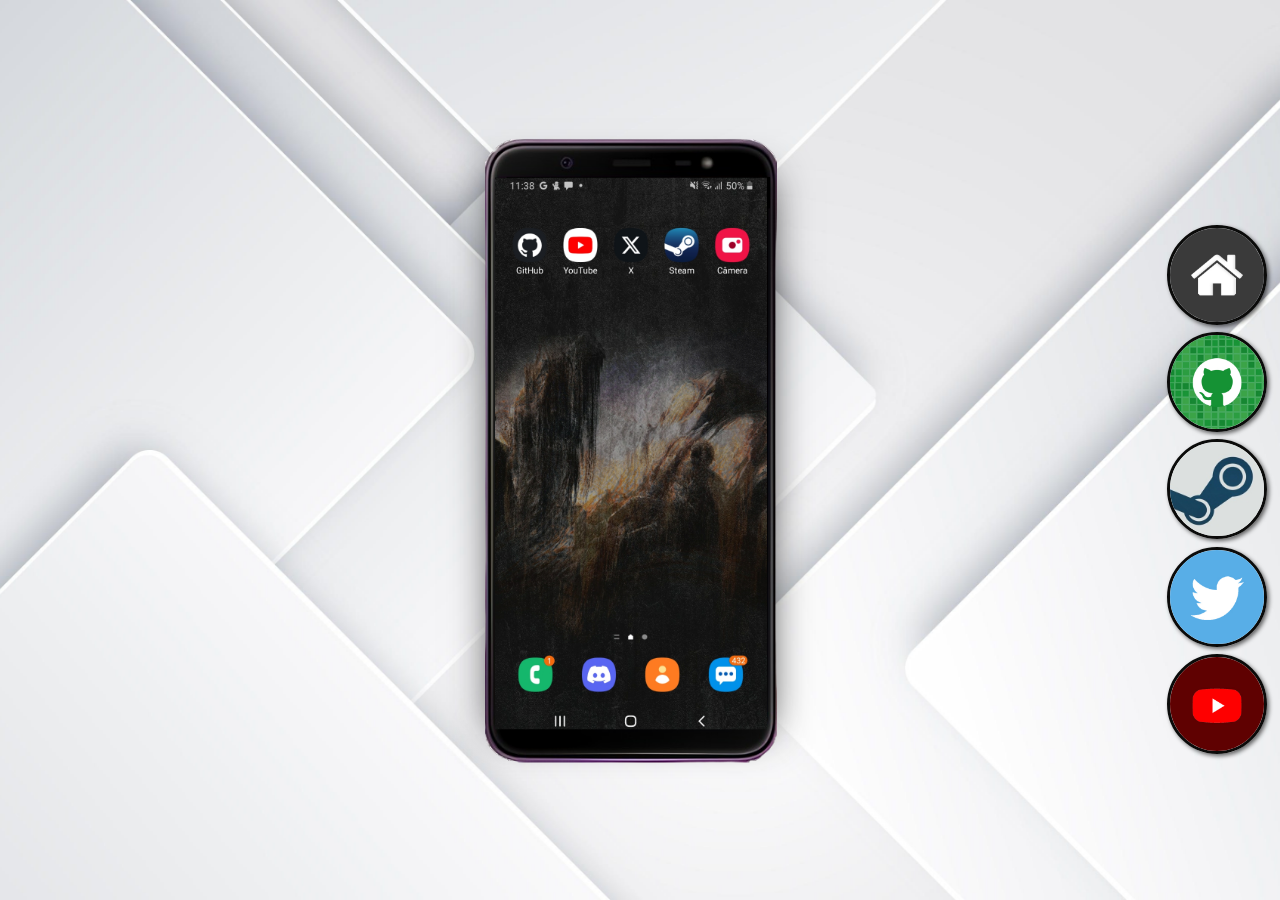
<file: index.html>
<!DOCTYPE html>
<html lang="en">
<head>
    <meta charset="UTF-8">
    <meta name="viewport" content="width=device-width, initial-scale=1.0">
    <title>Rede-Social</title>
    <link rel="stylesheet" href="style.css">
    <link rel="shortcut icon" href="favicon.ico" type="image/x-icon">
</head>
<body>
    <main>
        <section id="icones">
            <a target="tela" href="frames/frame-home.html"><img id="primeiro" src="imagens/logo-home.jpg" alt=""></a>
            <br>
            <a target="tela" href="frames/frame-github.html"><img src="imagens/logo-github.jpg" alt=""></a>
            <br>
            <a target="tela" href="frames/frame-steam.html"><img src="imagens/logo-steam.jpg" alt=""></a>
            <br>
            <a target="tela" href="frames/frame-twitter.html"><img src="imagens/logo-twitter.jpg" alt=""></a>
            <br>
            <a target="tela" href="frames/frame-youtube.html"><img src="imagens/logo-youtube.jpg" alt=""></a>
        </section>

        <section id="tela">
            <iframe src="frames/frame-home.html" frameborder="0" name="tela"></iframe>
        </section>
    </main>
</body>
</html>
</file>
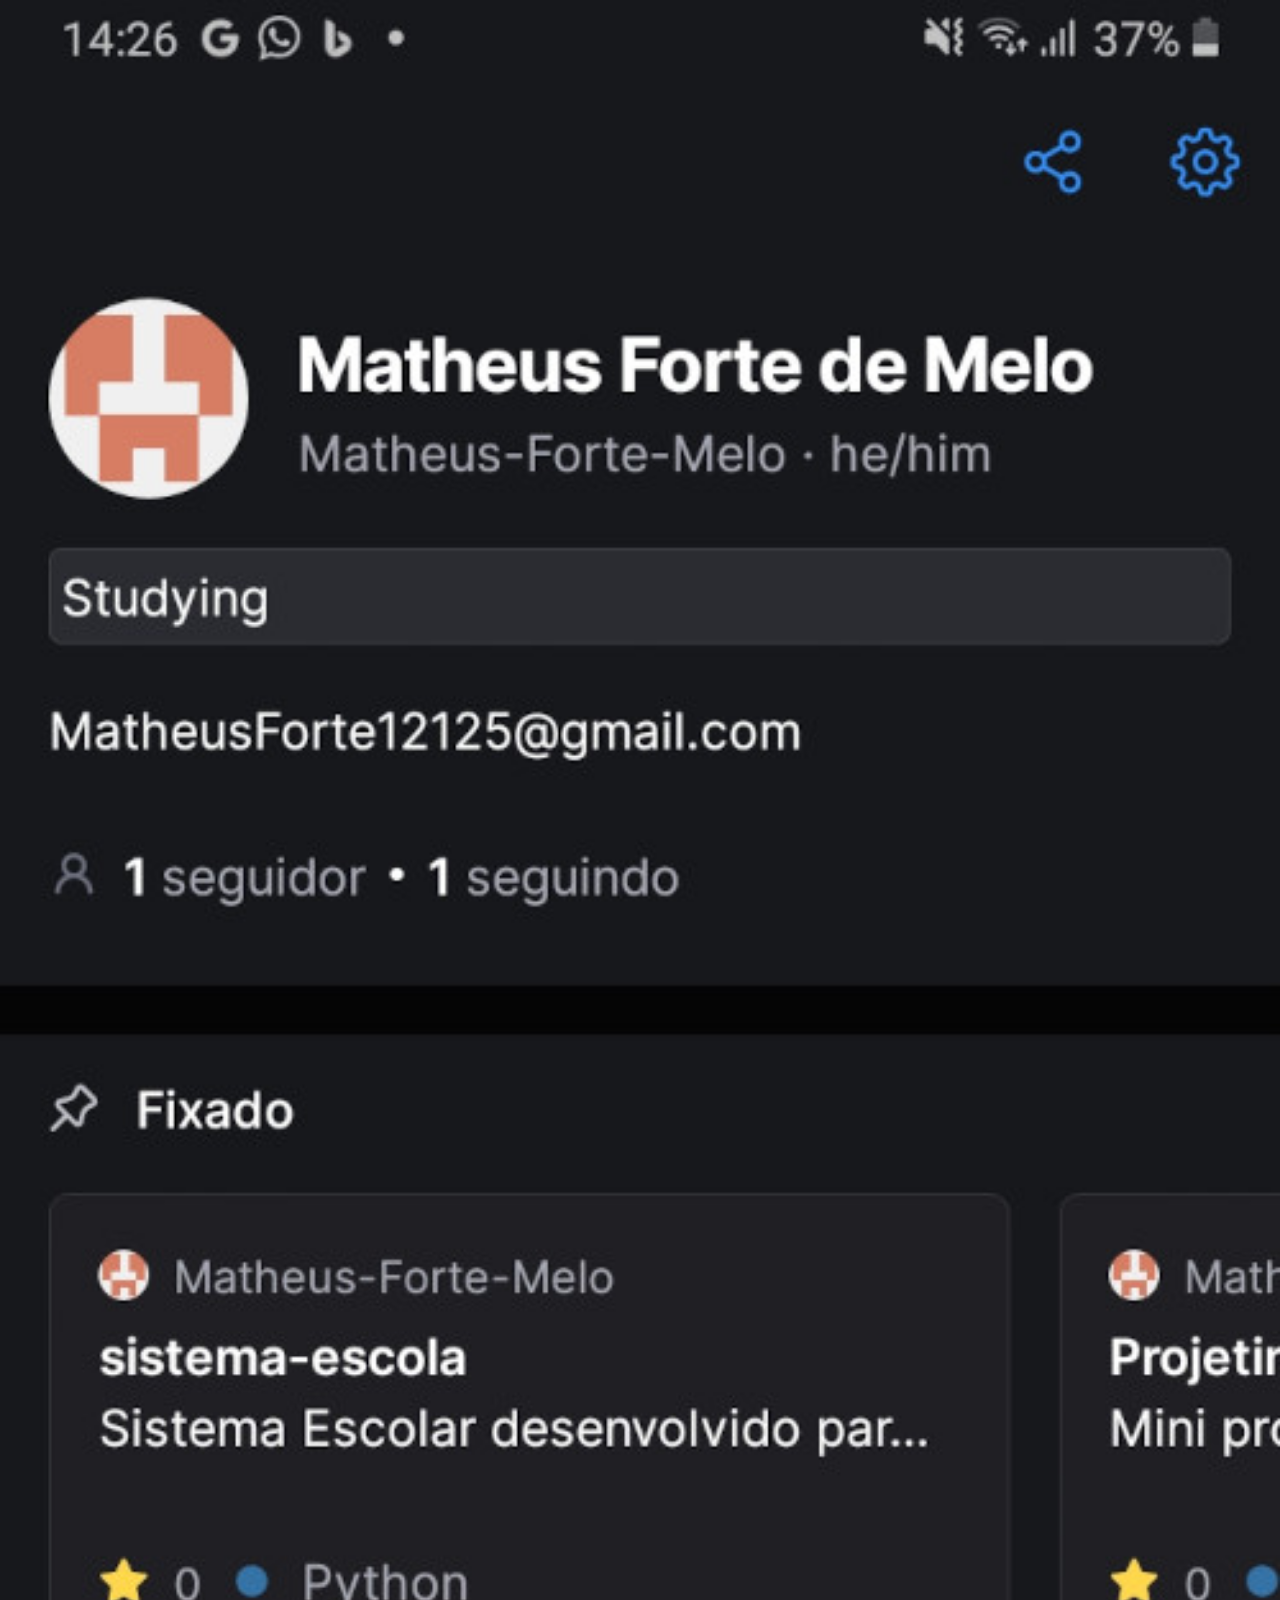
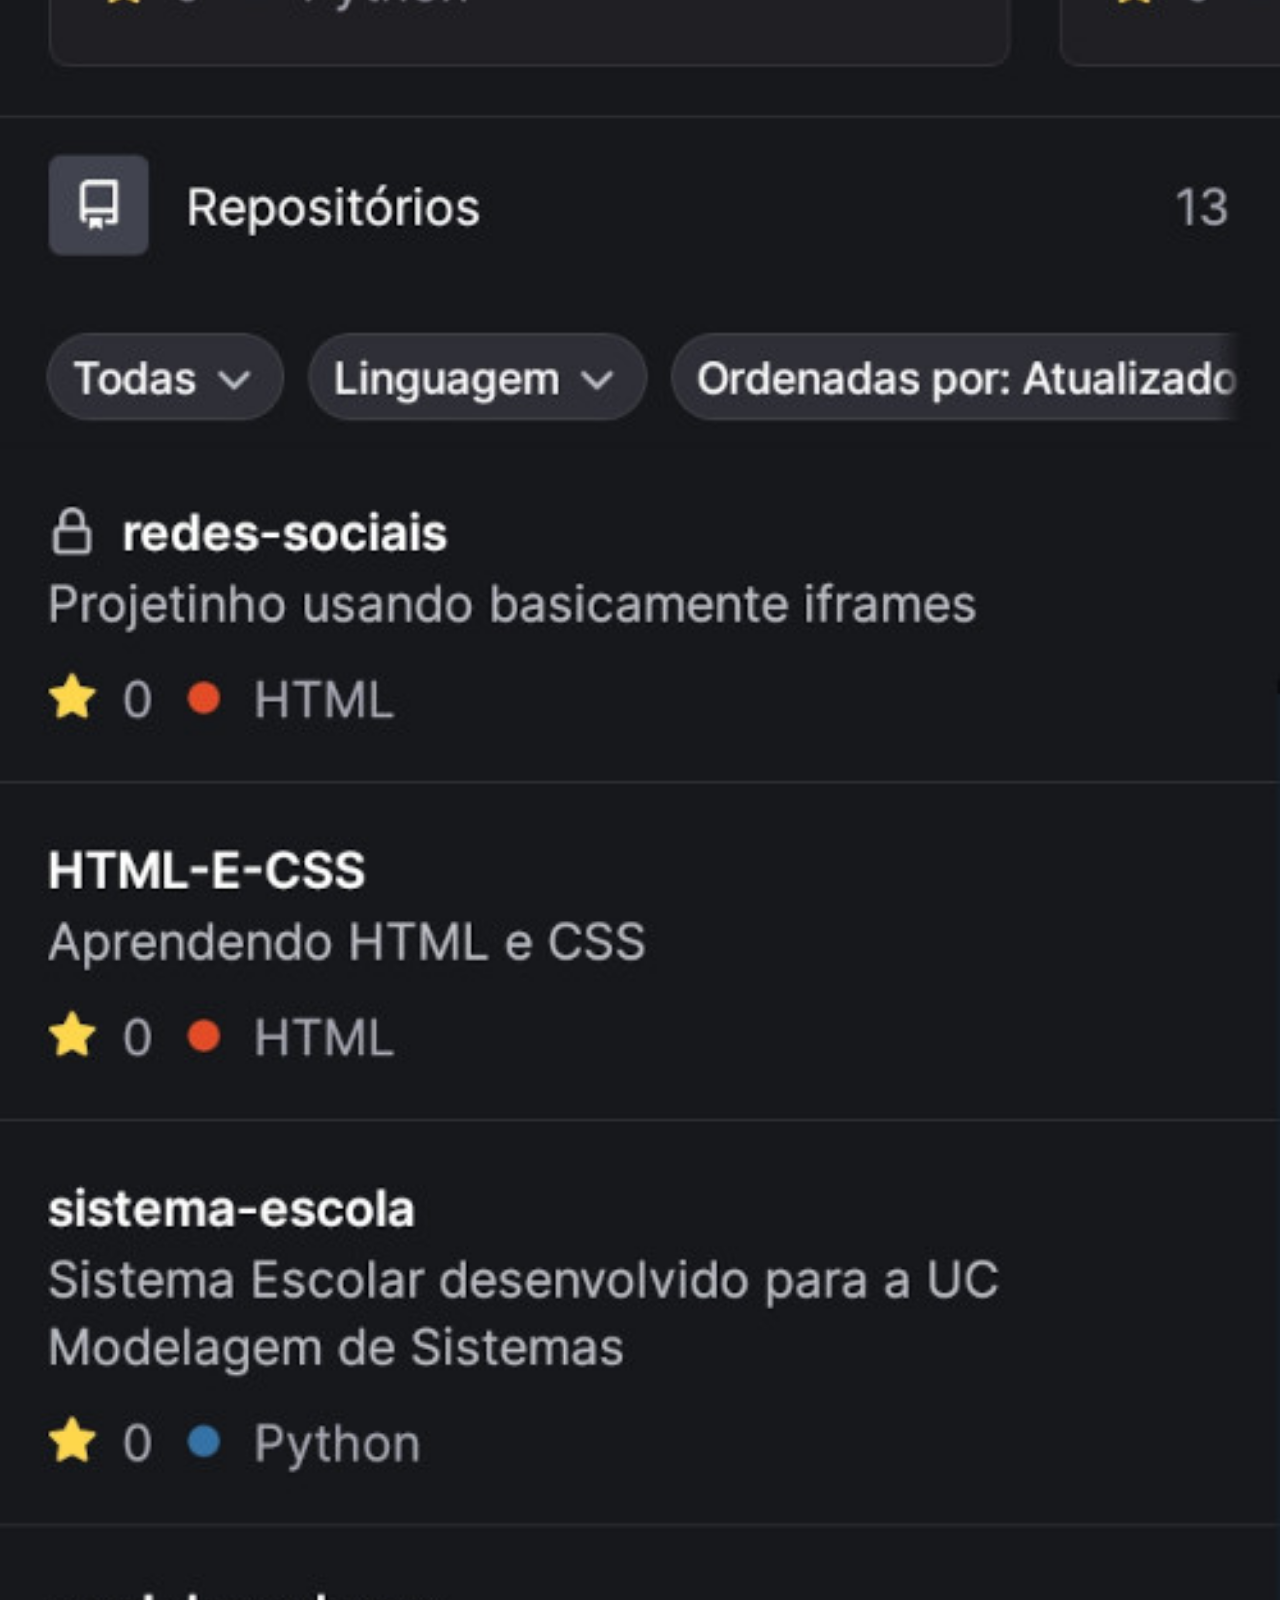
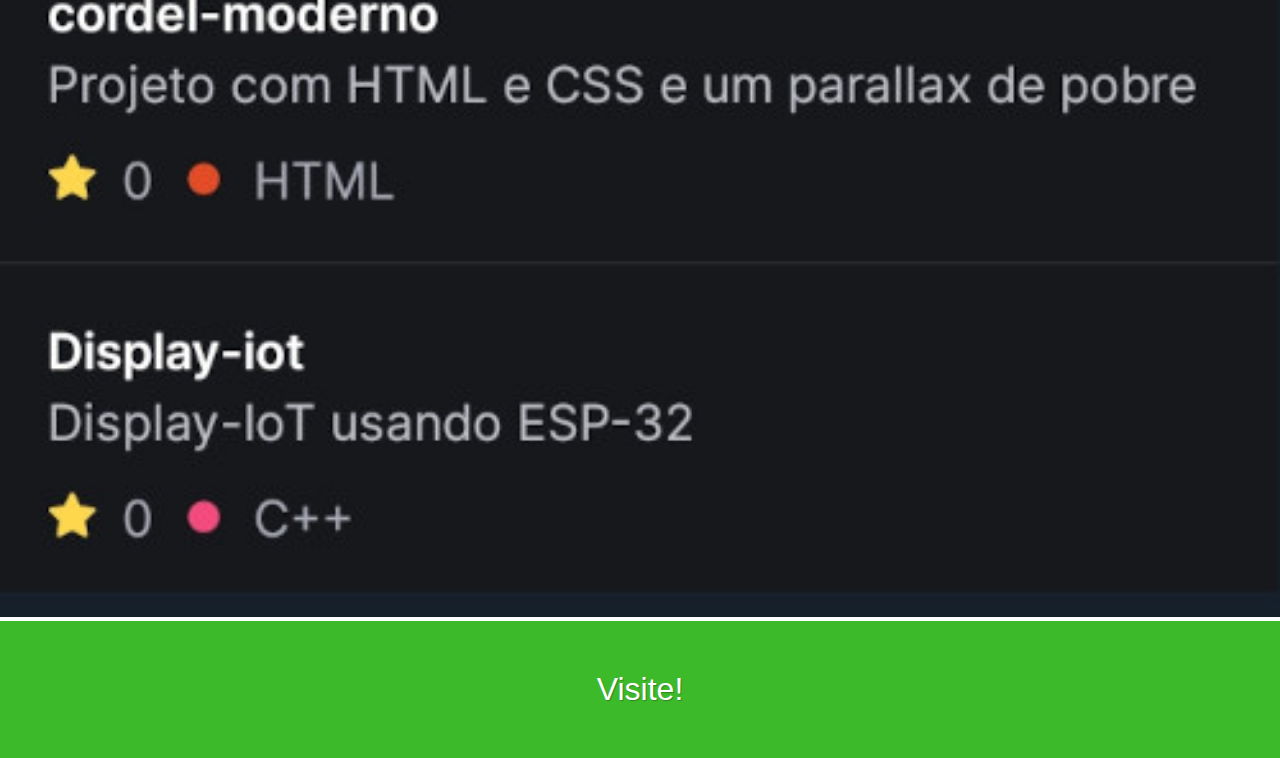
<file: frames/frame-github.html>
<!DOCTYPE html>
<html lang="en">
<head>
    <meta charset="UTF-8">
    <meta name="viewport" content="width=device-width, initial-scale=1.0">
    <title>Youtube</title>
    <link rel="stylesheet" href="style.css">
    <style>

        body {
            background-color: white;
        }

        footer{
            background-color: #22b00ce0;
            transition: all 0.25s ease-in;
        }

        footer:hover {
            background-color: #1a9107;
            transition: all 0.25s ease-out;
        }
    </style>
</head>
<body>
    <img src="../imagens/tela-github.jpg" alt="">

    <a target="_blank" href="https://github.com/Matheus-Forte-Melo">
        <footer>
            Visite!
        </footer>
    </a>
</body>
</html>
</file>
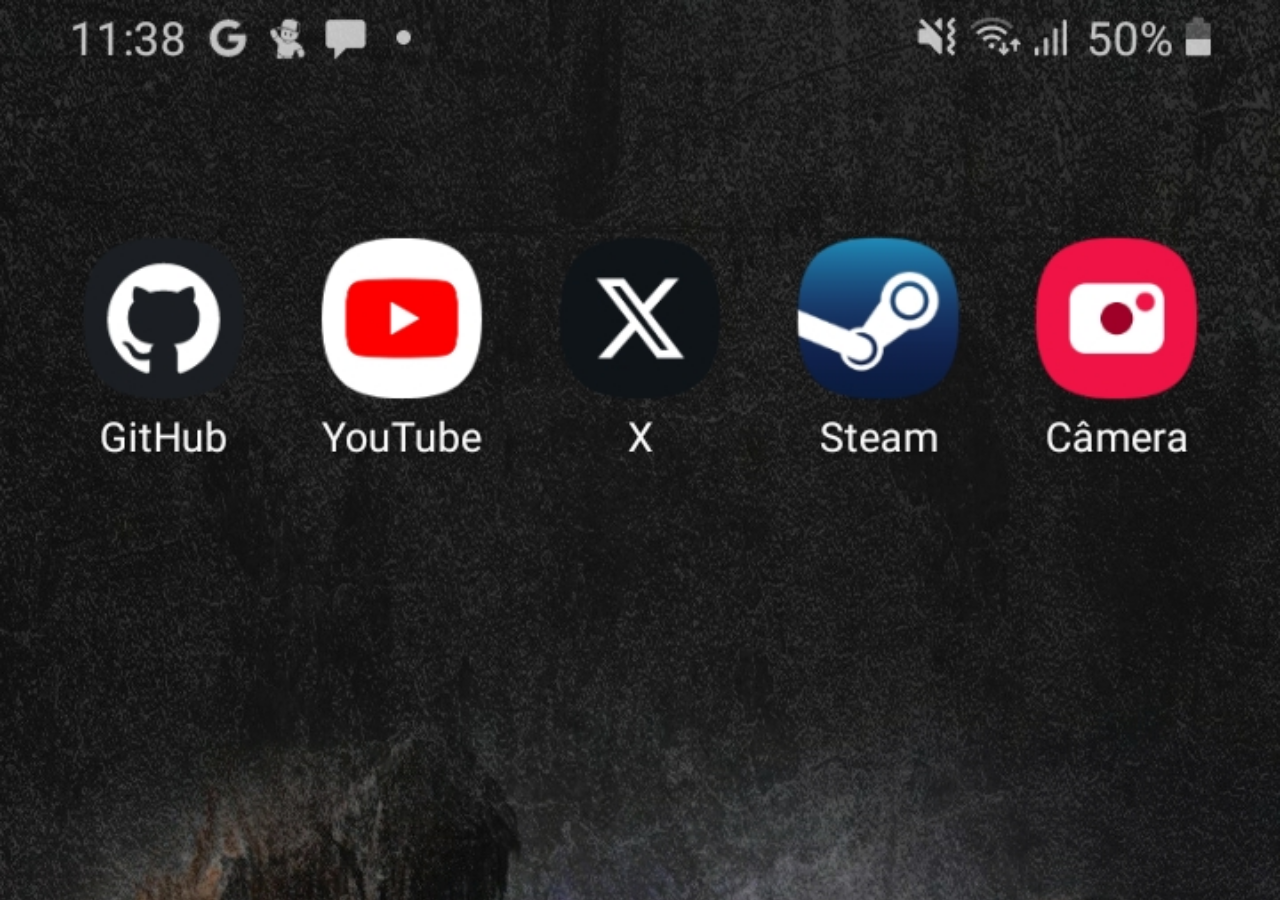
<file: frames/frame-home.html>
<!DOCTYPE html>
<html lang="pt-br">
<head>
    <meta charset="UTF-8">
    <meta name="viewport" content="width=device-width, initial-scale=1.0">
    <title>Frame 1</title>
    <style>
        * {
            padding: 0px;
            margin: 0px;
        }

        body {
            width: 100vw;
            height: 98vh;

            background-image: url(../imagens/tela-home.jpg);
            background-repeat: no-repeat;
            background-position: center top;
            background-color: black;
            background-size: cover;

        }
    </style>
</head>
<body>
    
</body>
</html>
</file>
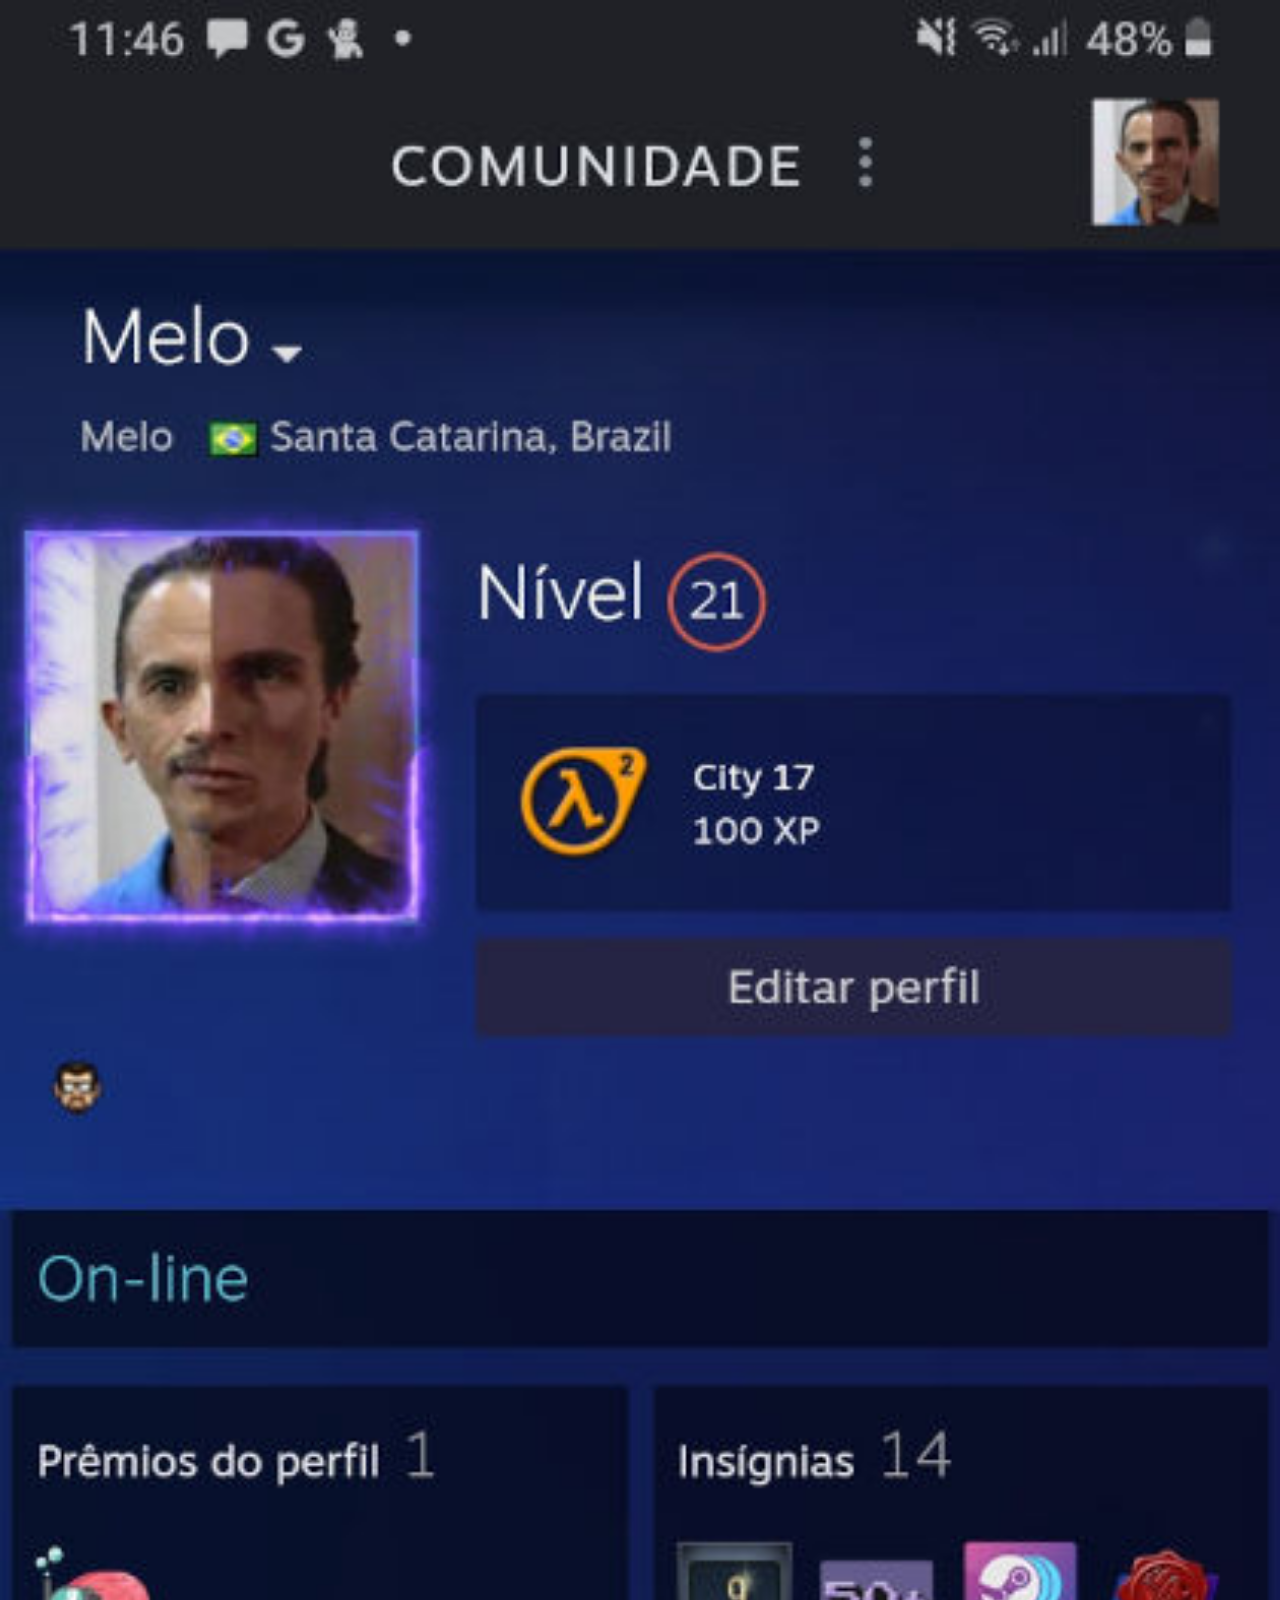
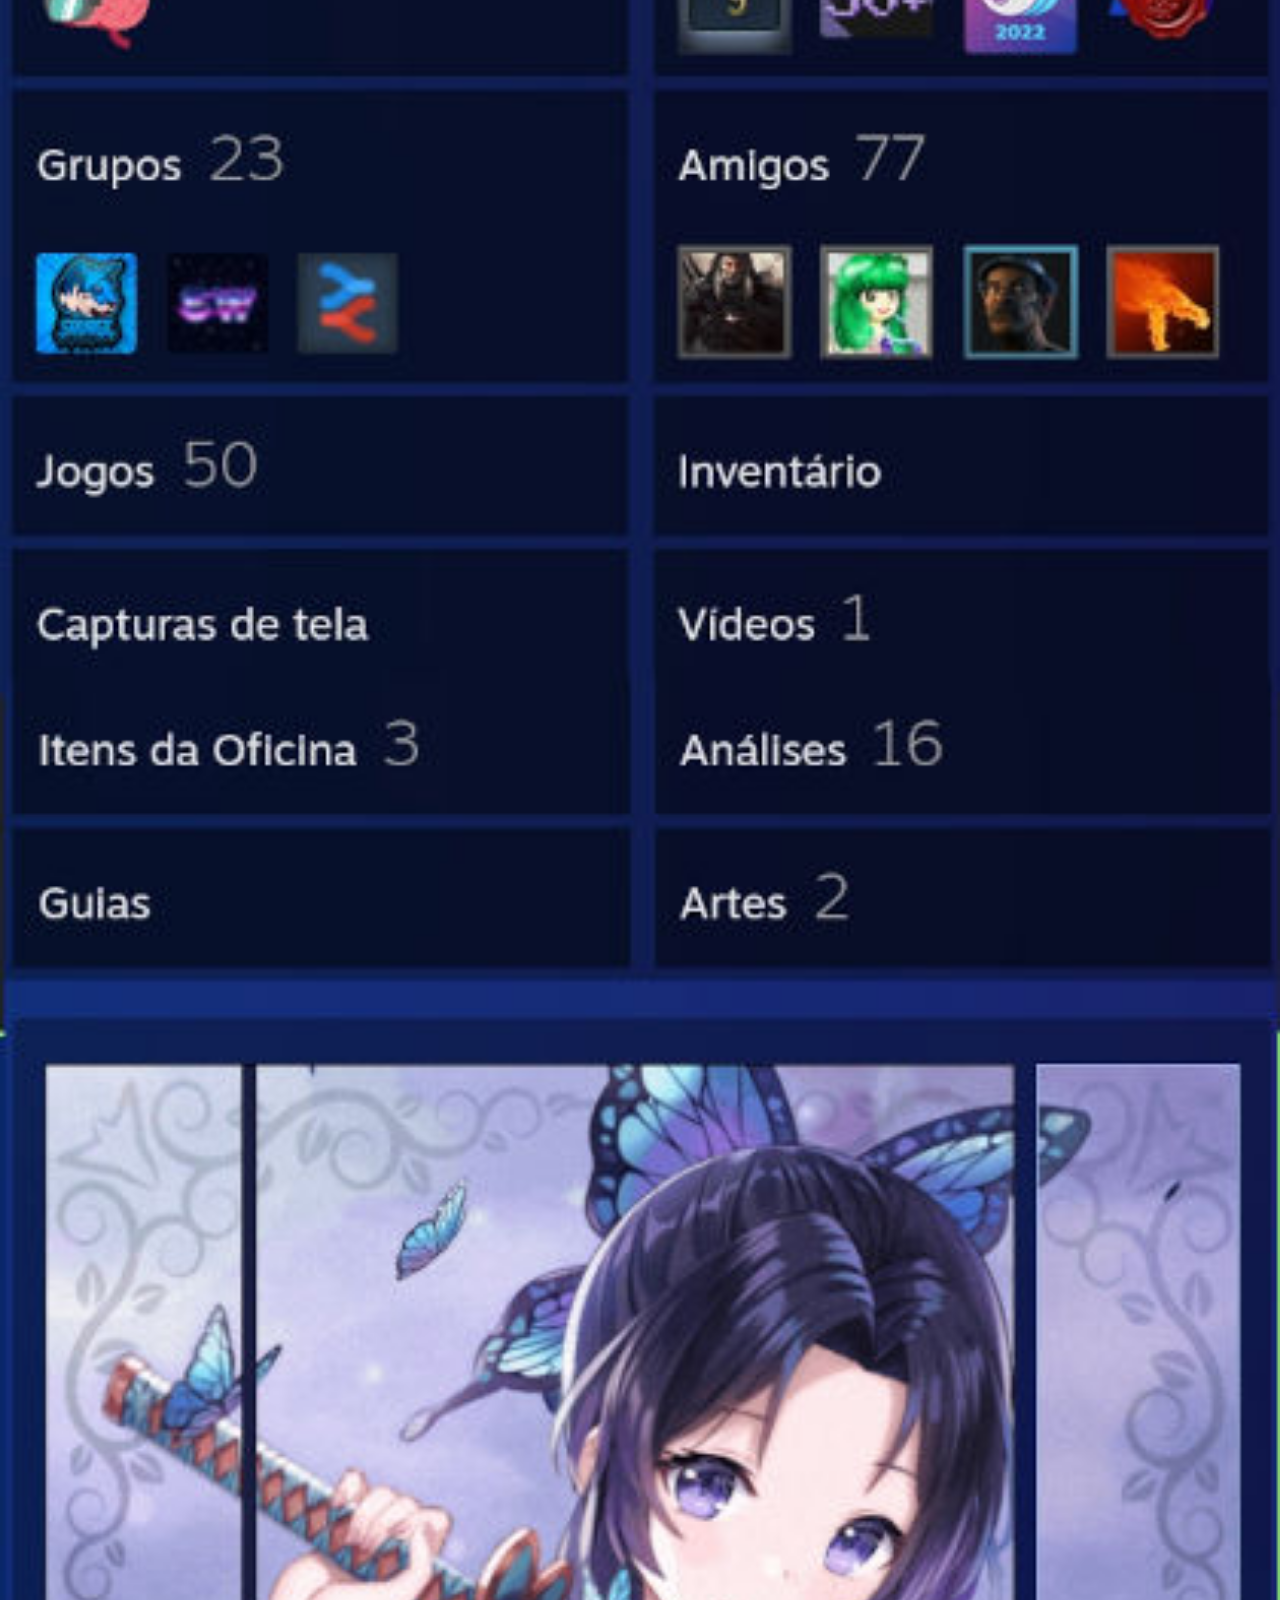
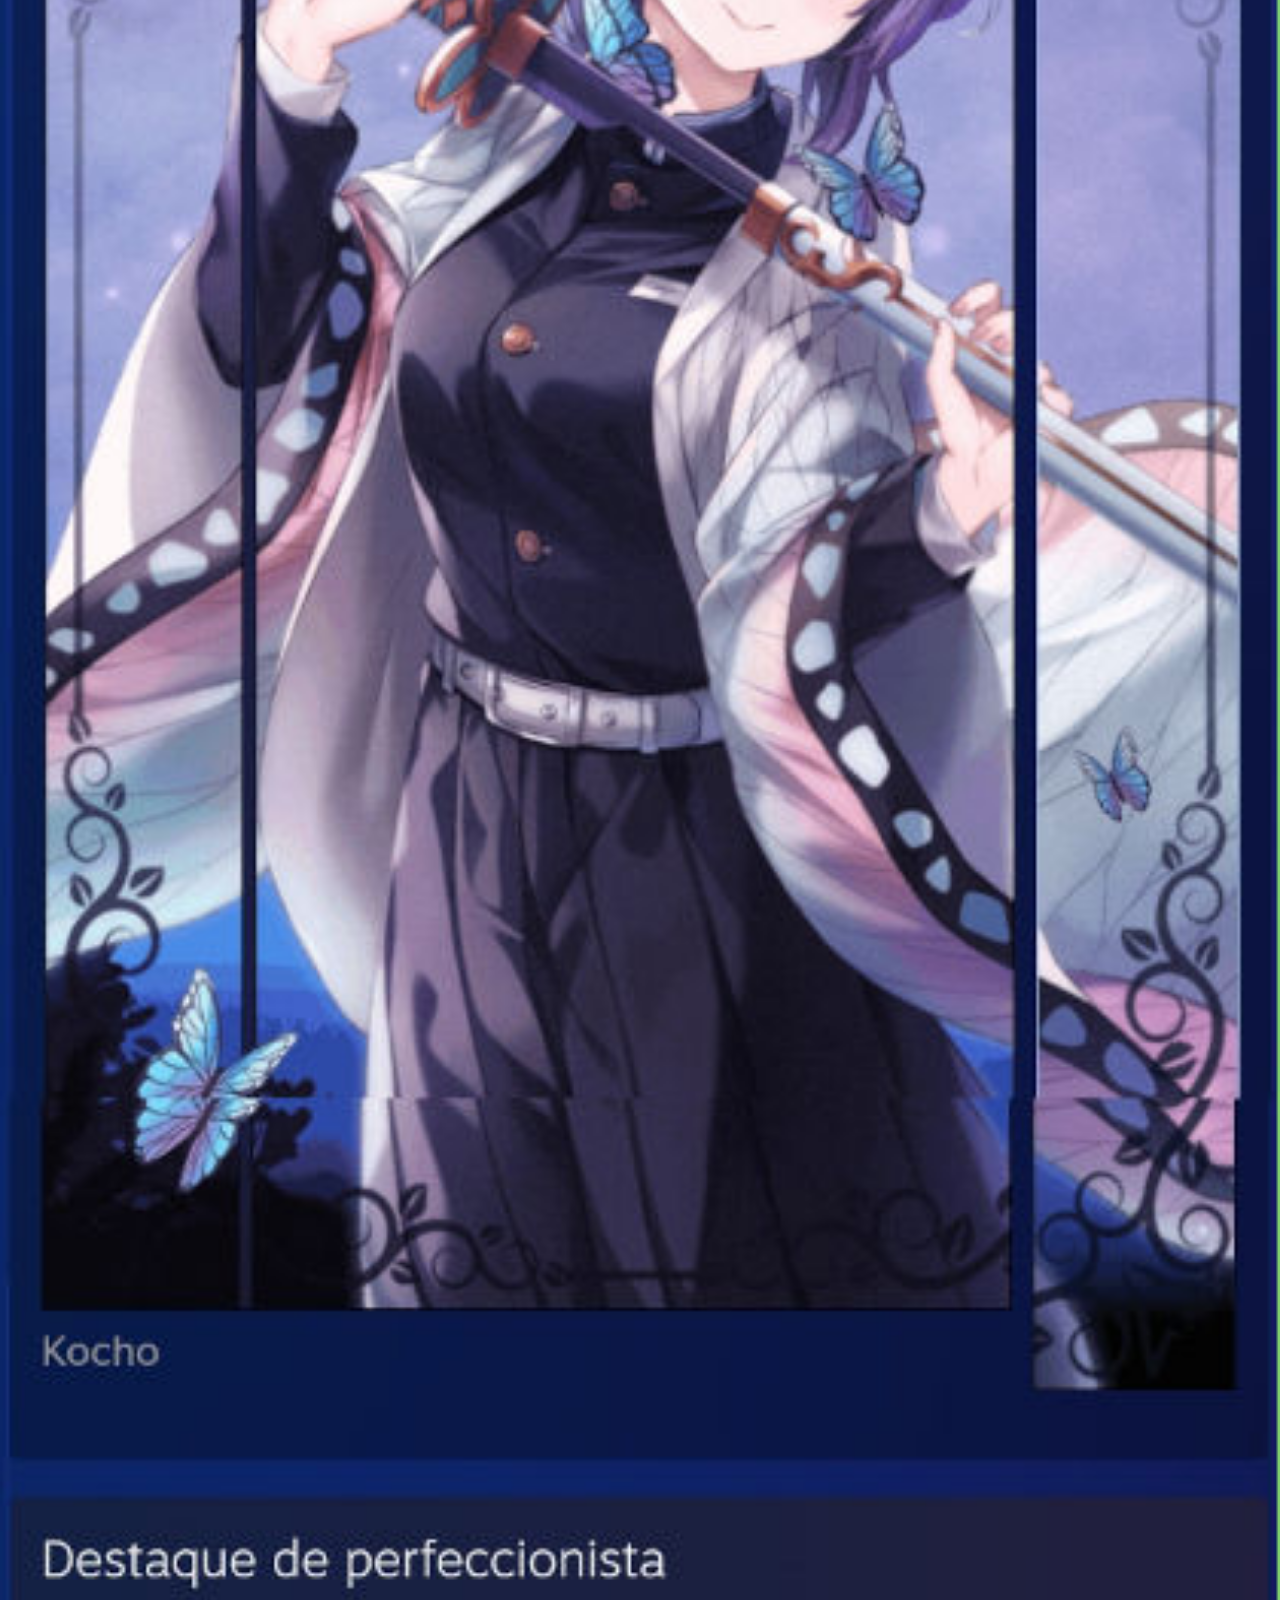
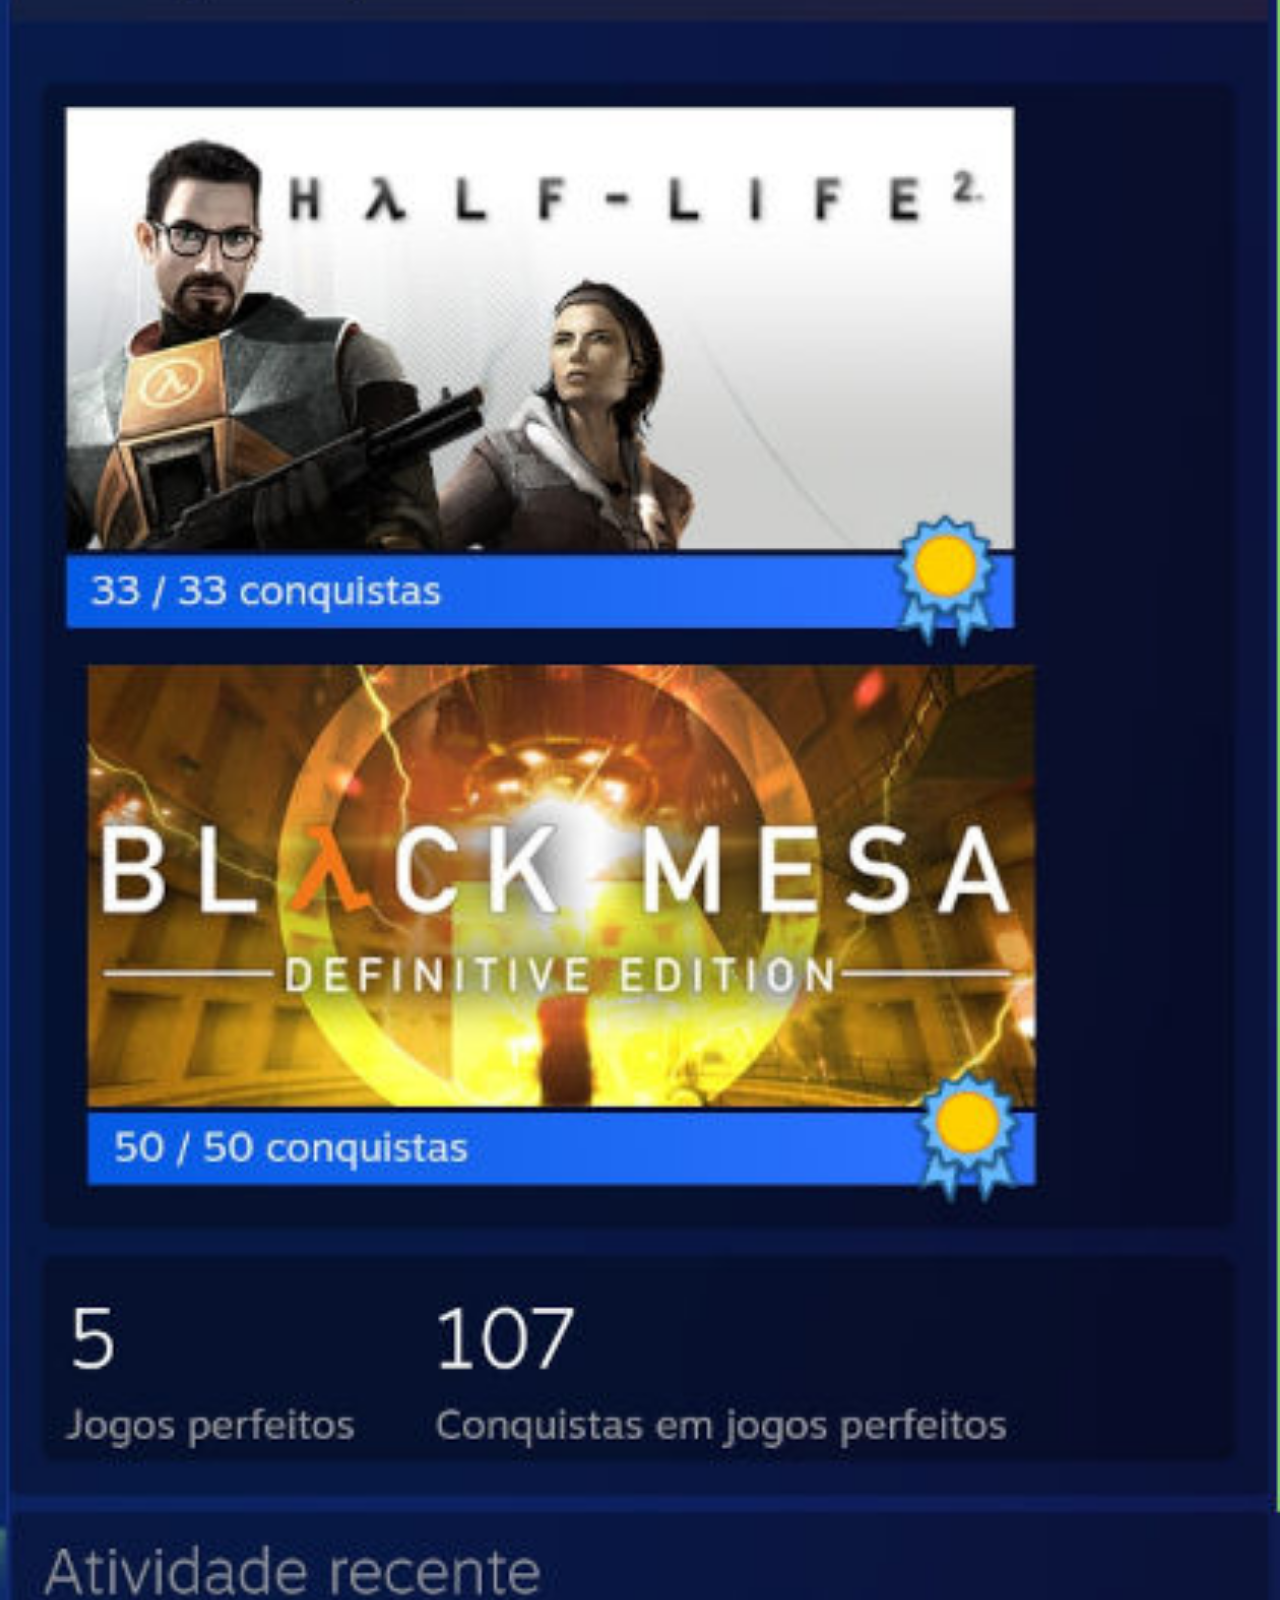
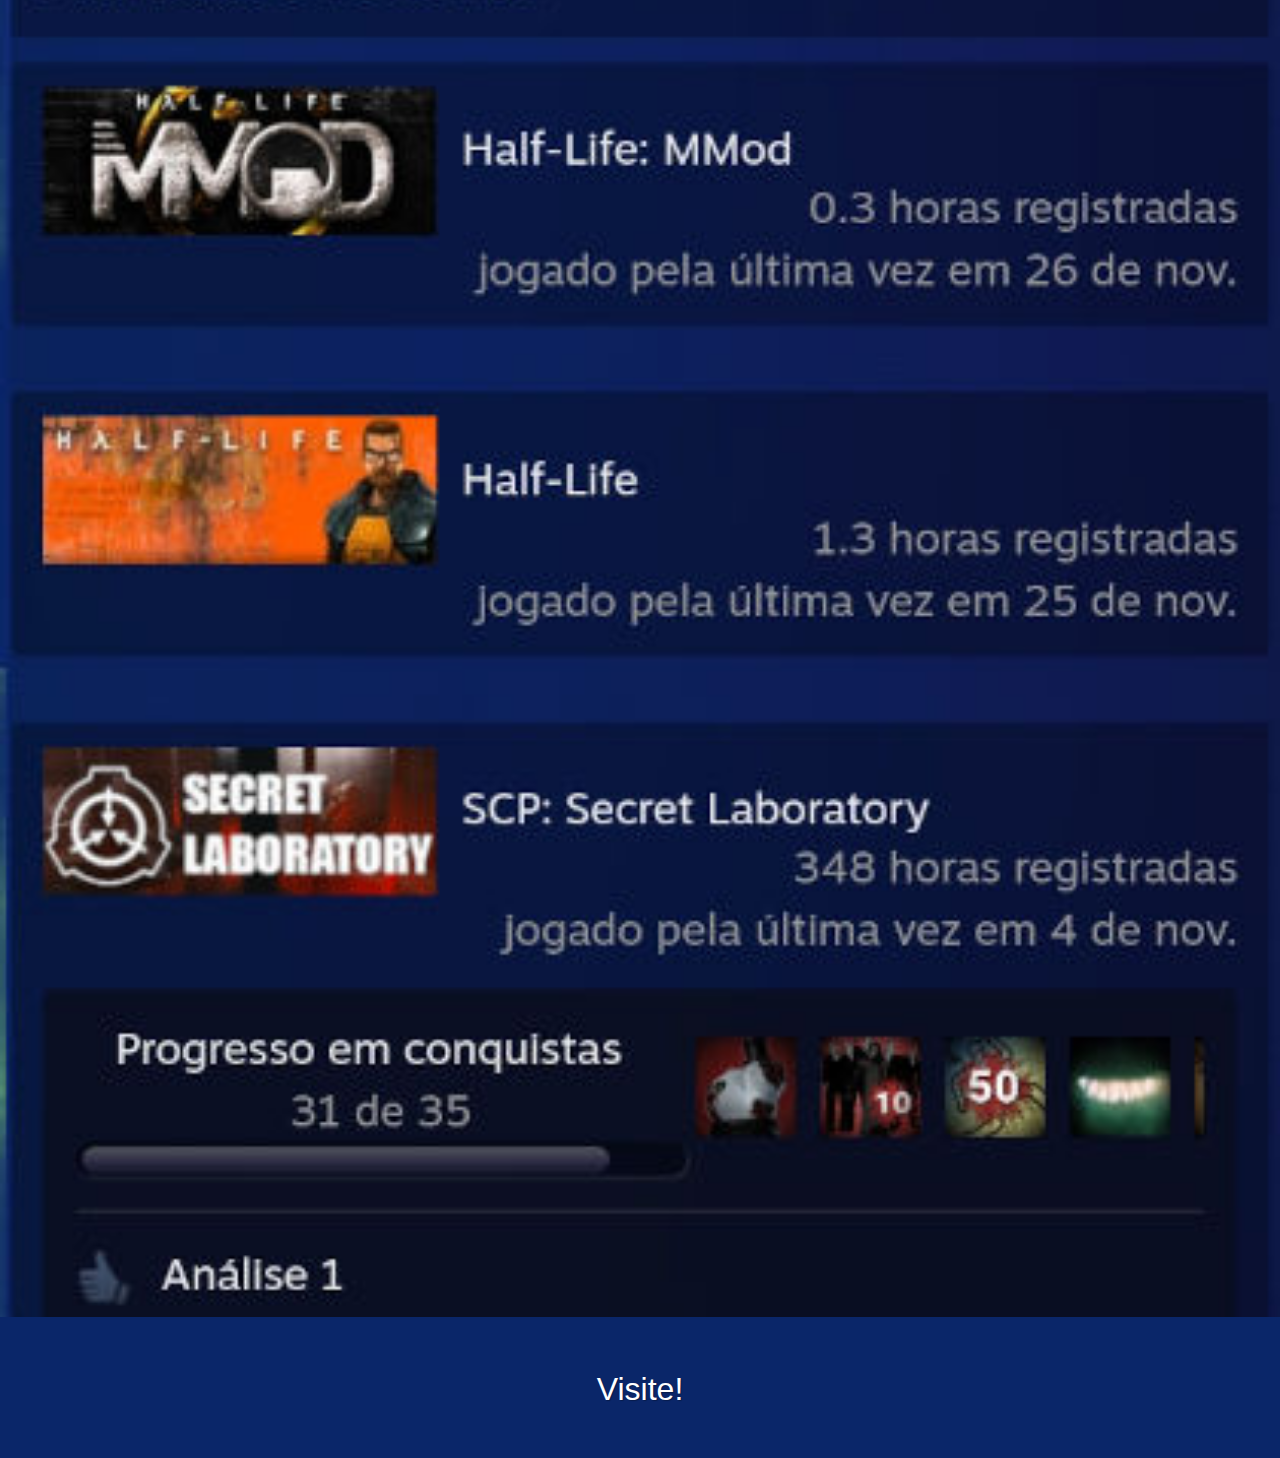
<file: frames/frame-steam.html>
<!DOCTYPE html>
<html lang="en">
<head>
    <meta charset="UTF-8">
    <meta name="viewport" content="width=device-width, initial-scale=1.0">
    <title>Steam</title>
    <link rel="stylesheet" href="style.css">
    <style>

        body {
            background-color: #0a2669;
        }

        footer{
            background-color: #0a2669;
            transition: all 0.25s ease-out;
        }

        footer:hover {
            background-color: #0a2f84;
            transition: all 0.25s ease-in;
        }
    </style>
</head>
<body>
    <img src="../imagens/tela-steam-p.jpg" alt="">

    <a target="_blank" href="https://steamcommunity.com/id/Melao12">
        <footer>
            Visite!
        </footer>
    </a>
</body>
</html>
</file>
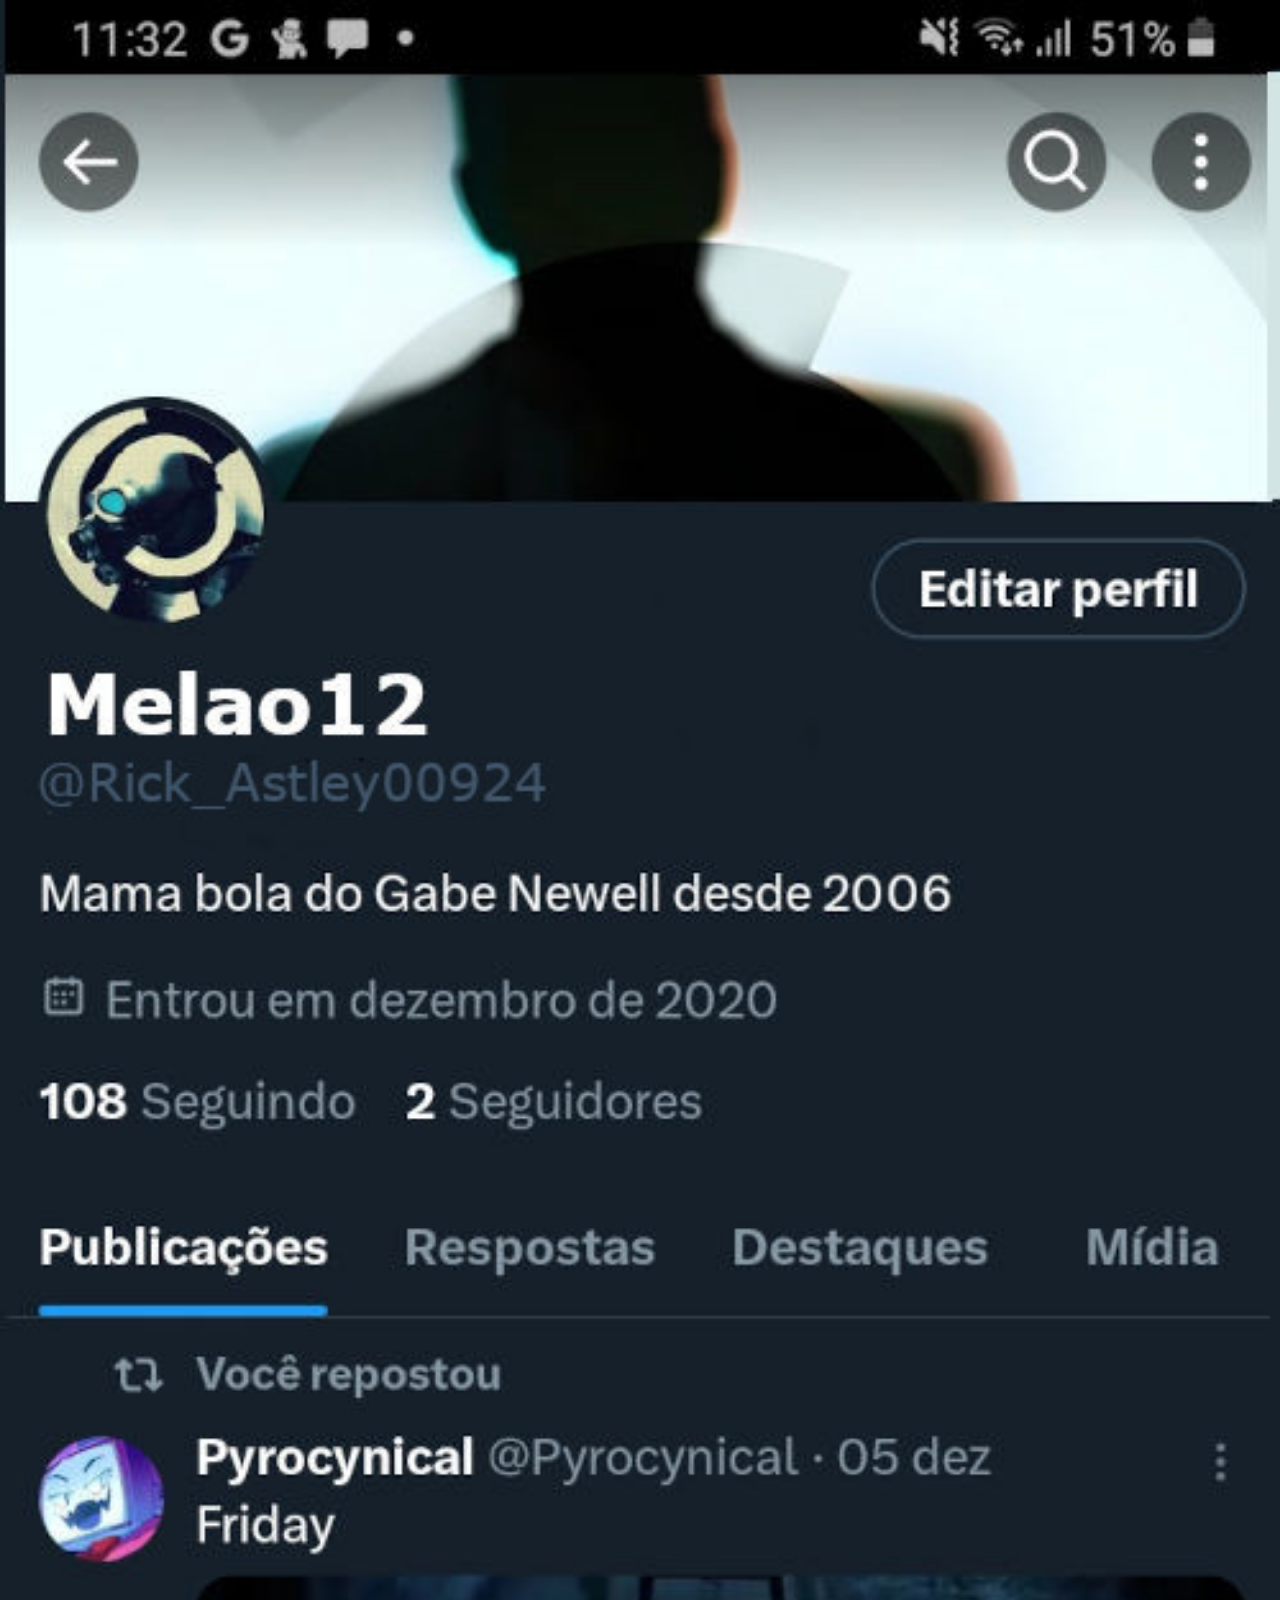
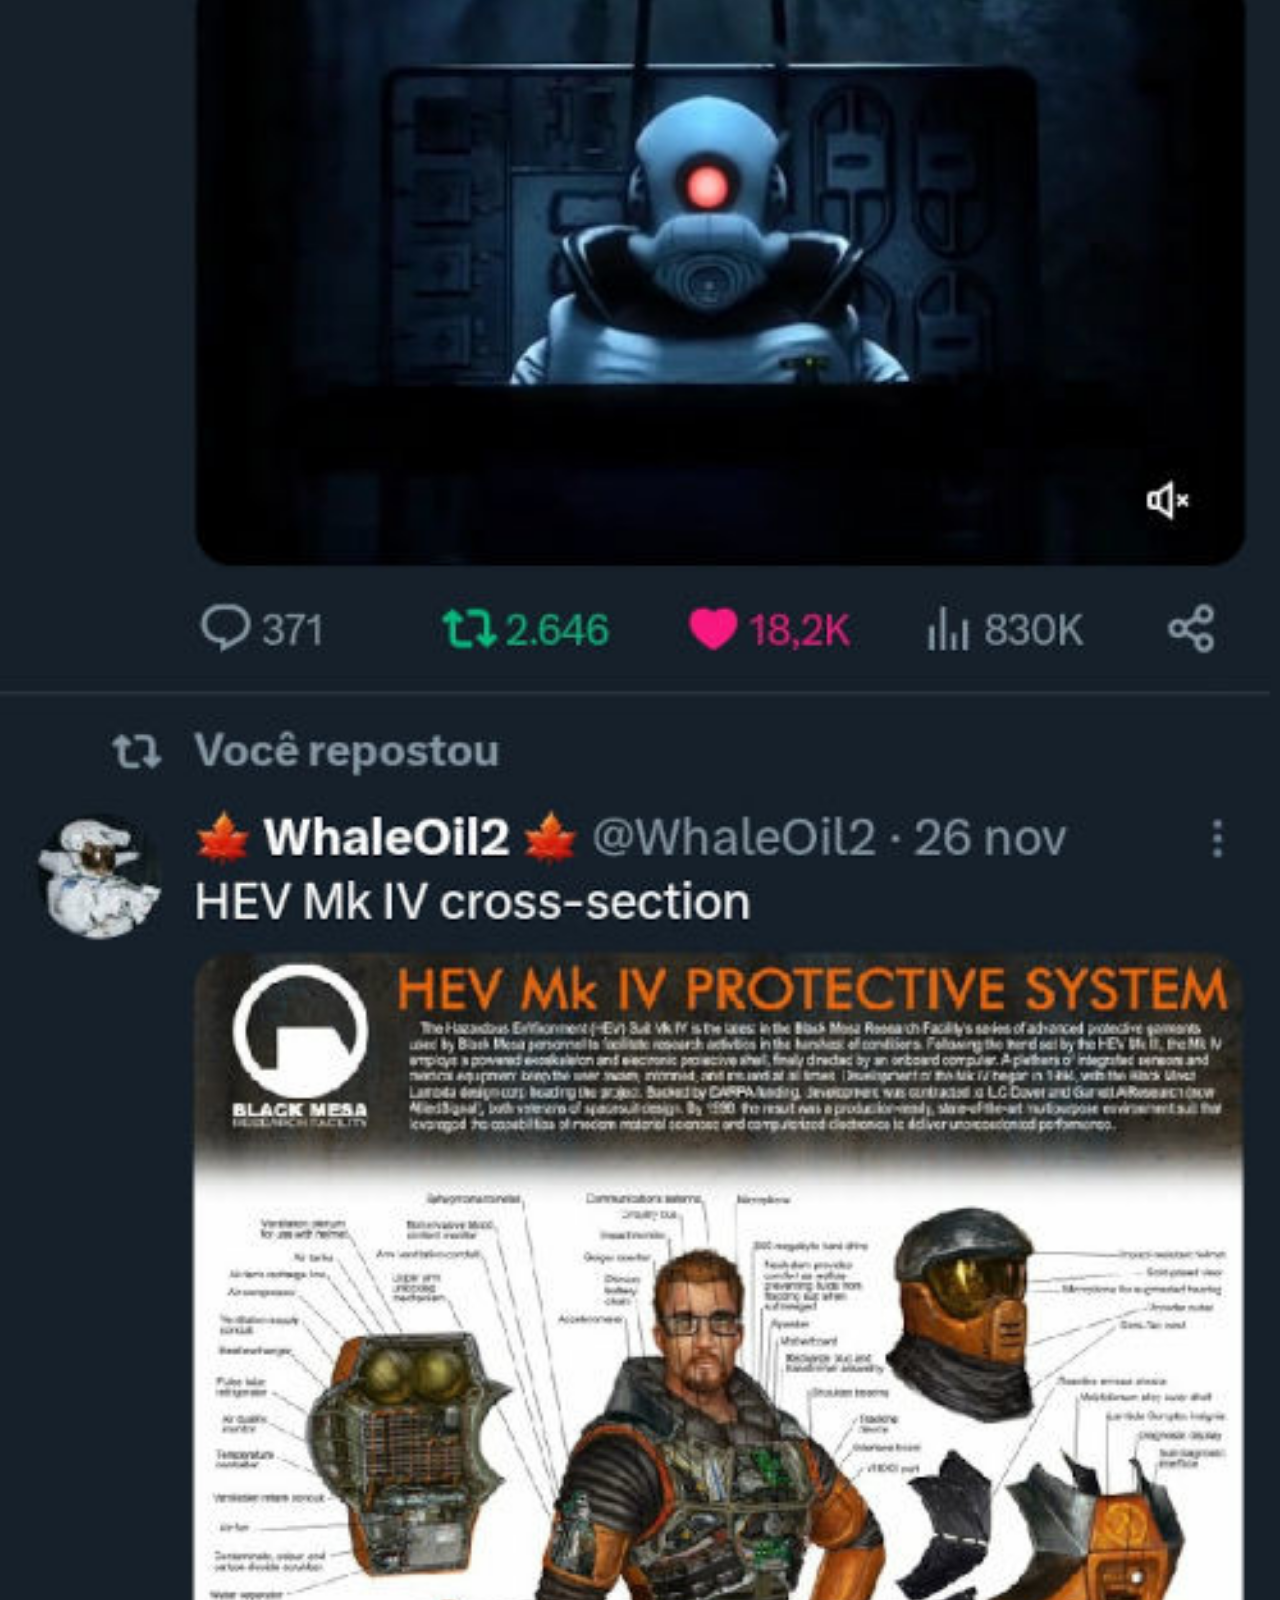
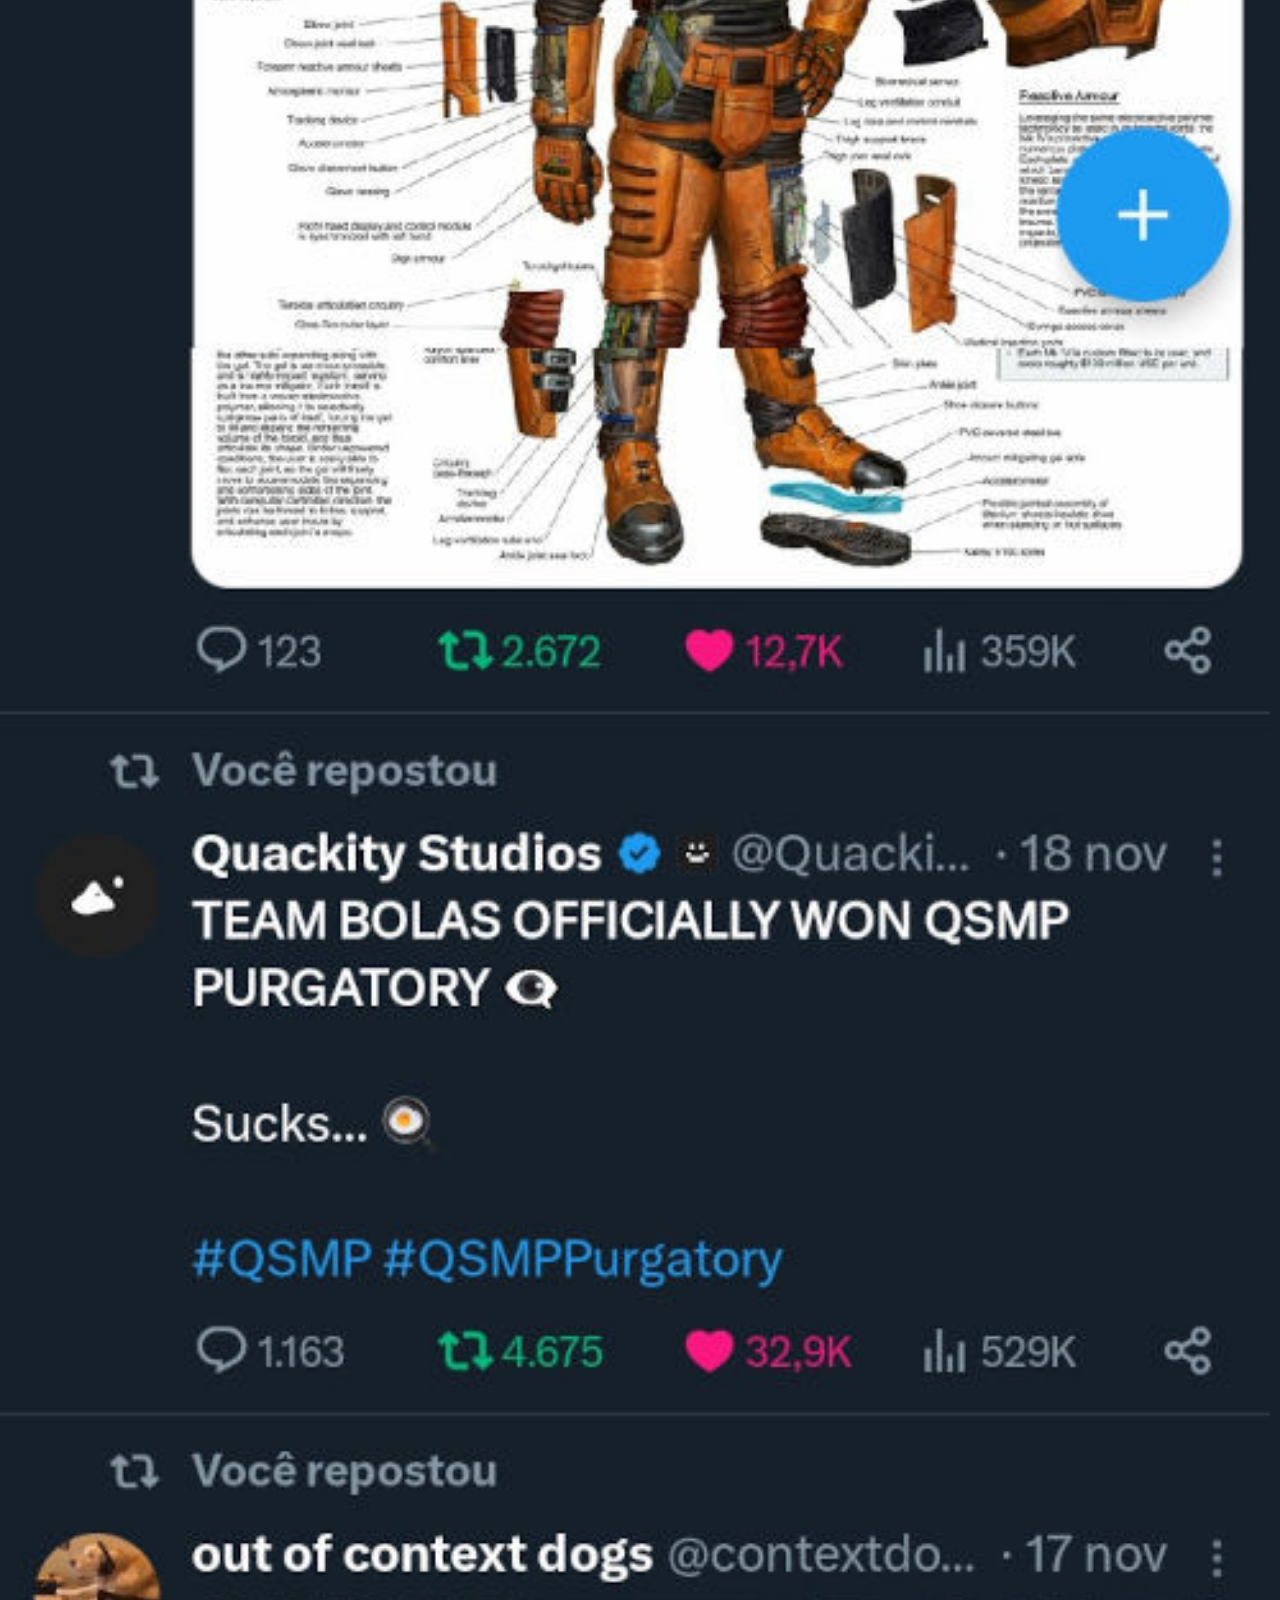
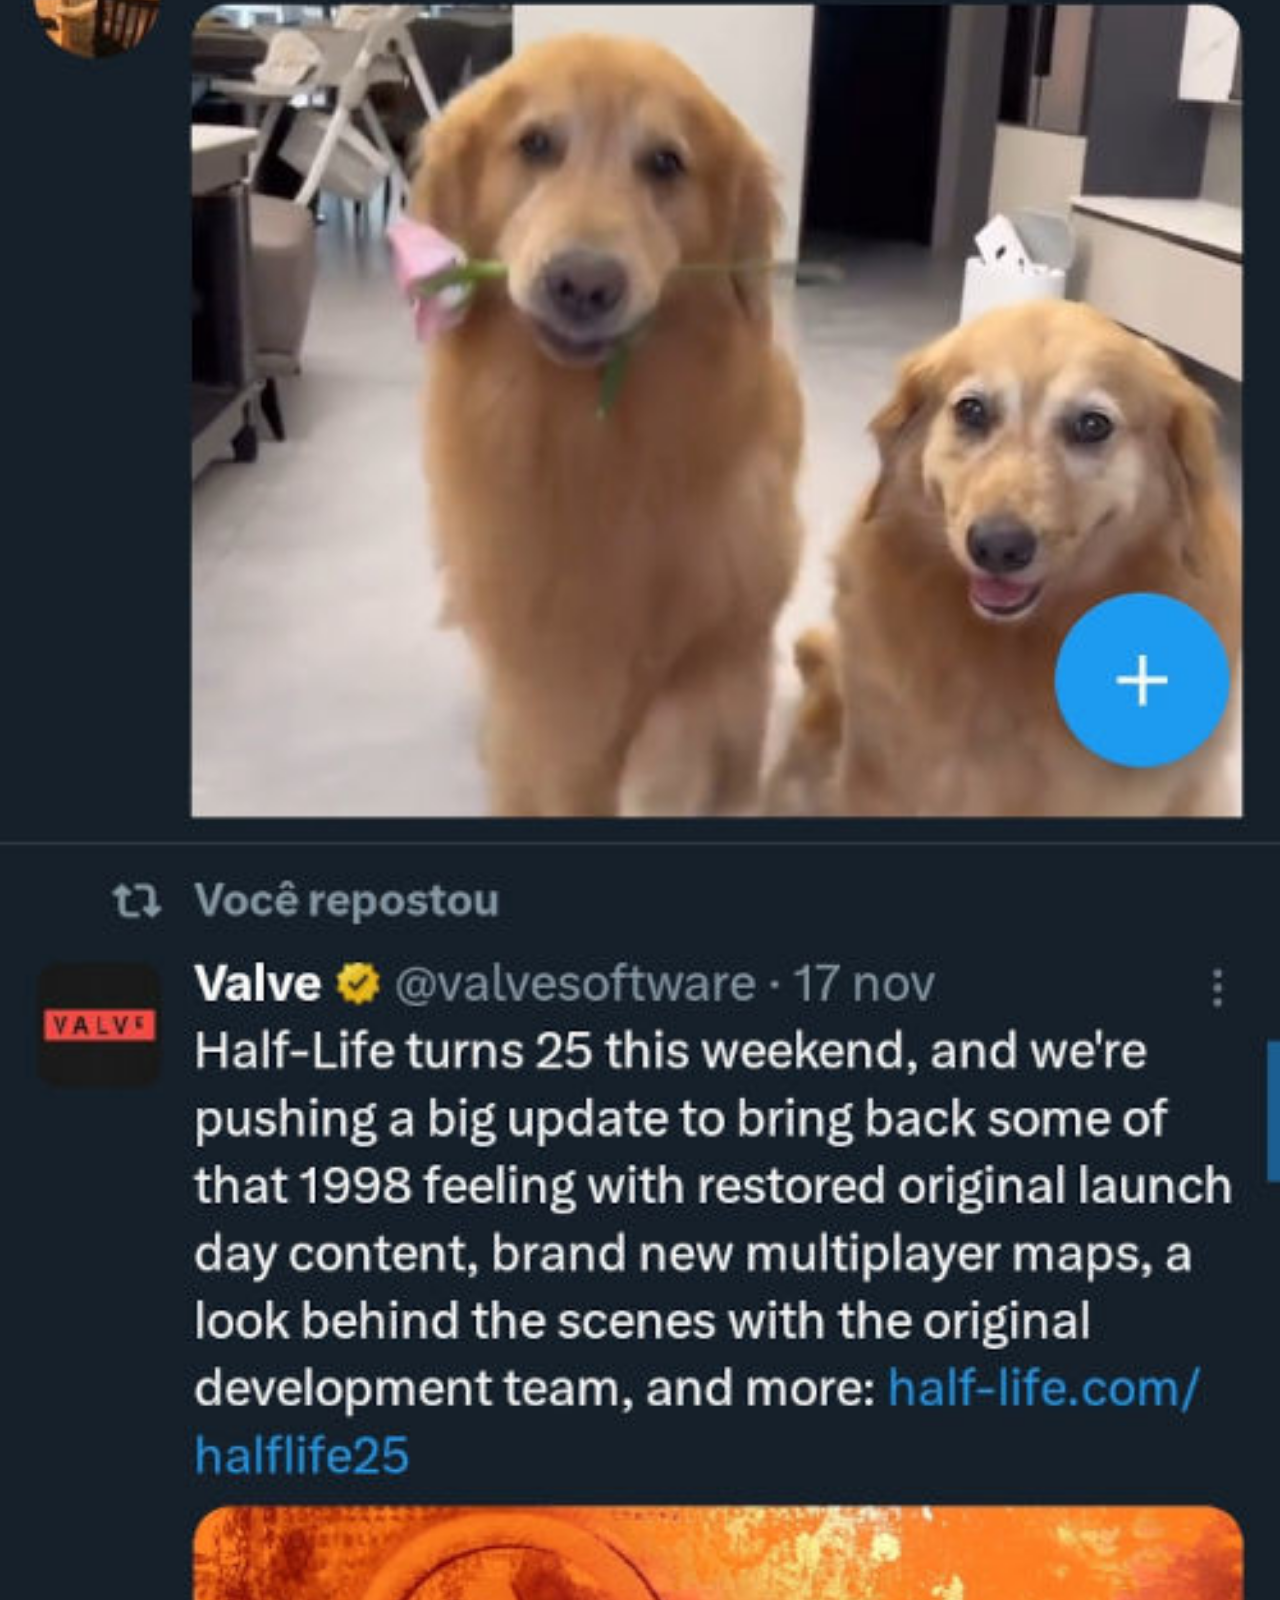
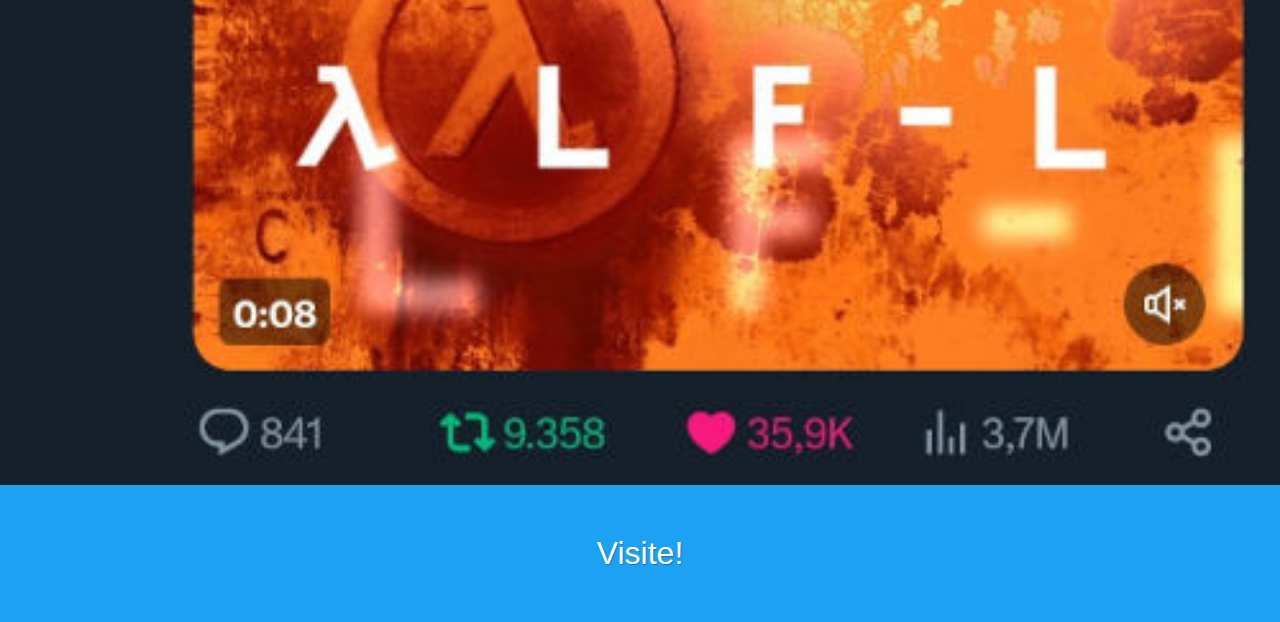
<file: frames/frame-twitter.html>
<!DOCTYPE html>
<html lang="en">
<head>
    <meta charset="UTF-8">
    <meta name="viewport" content="width=device-width, initial-scale=1.0">
    <title>X</title>
    <link rel="stylesheet" href="style.css">
    <style>

        body {
            background-color: #16202a;
        }

        footer{
            background-color: #1DA1F2;
            transition: all 0.25s ease-in;
        }

        footer:hover {
            transition: all 0.25s ease-out;
            background-color: #0a7bc2;
        }
    </style>
</head>
<body>
    <img src="../imagens/tela-twitter.jpg" alt="">

    <a target="_blank" href="https://www.youtube.com/watch?v=dQw4w9WgXcQ">
        <footer>
            Visite!
        </footer>
    </a>
</body>
</html>
</file>
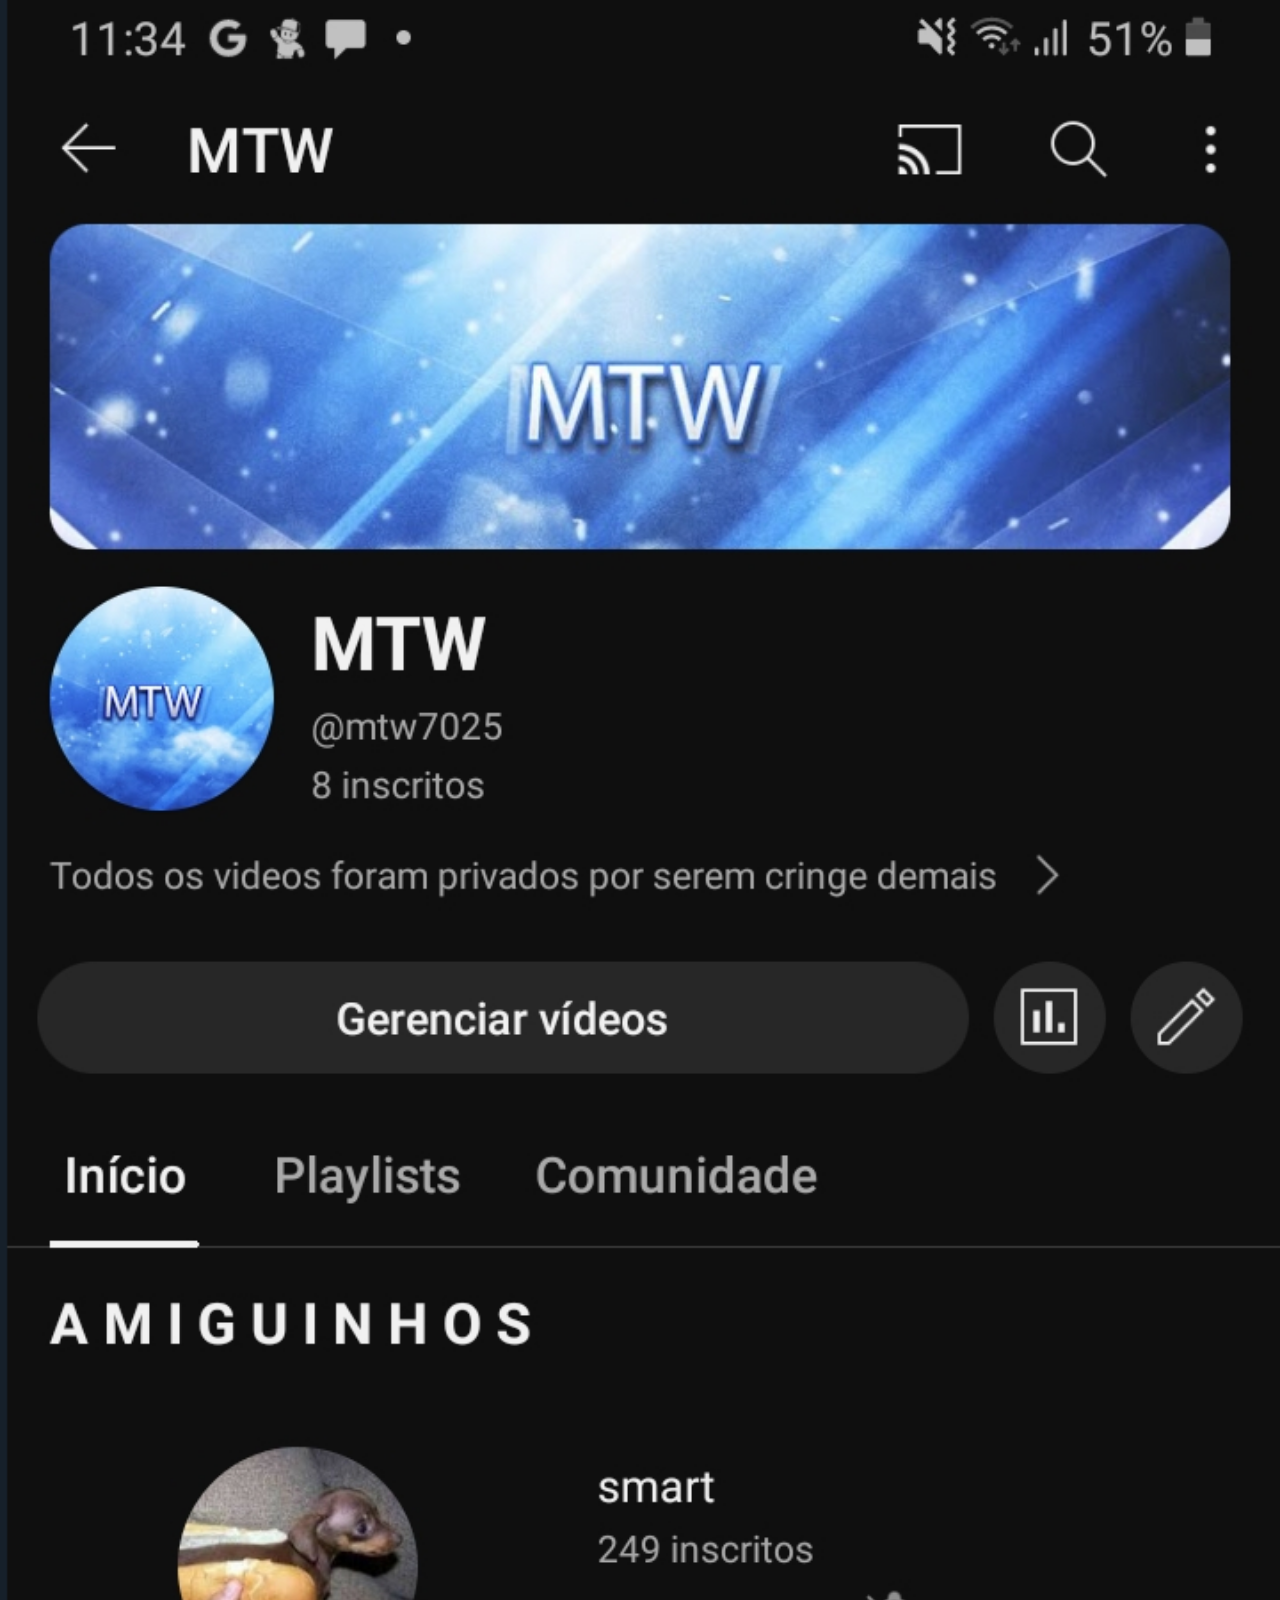
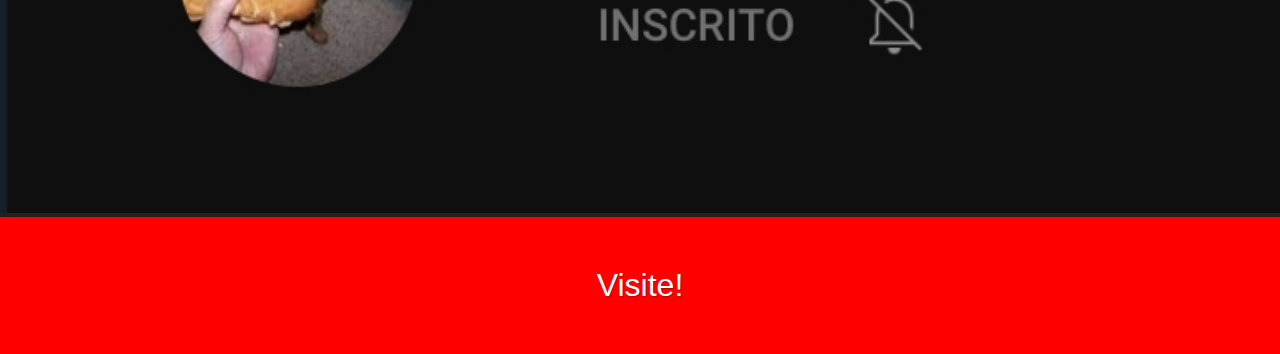
<file: frames/frame-youtube.html>
<!DOCTYPE html>
<html lang="en">
<head>
    <meta charset="UTF-8">
    <meta name="viewport" content="width=device-width, initial-scale=1.0">
    <title>Youtube</title>
    <link rel="stylesheet" href="style.css">
    <style>

        body {
            background-color: #212121;
        }

        footer{
            background-color: #ff0000;
            transition: all 0.25s ease-in;
        }

        footer:hover {
            background-color: rgb(193, 8, 8);
            transition: all 0.25s ease-out;
        }
    </style>
</head>
<body>
    <img src="../imagens/tela-youtube.jpg" alt="">

    <a target="_blank" href="https://www.youtube.com/channel/UCVGEJWeinA_lf8sNx7dSYcA">
        <footer>
            Visite!
        </footer>
    </a>
</body>
</html>
</file>
<file: style.css>
* {
    margin: 0px;
    padding: 0px;
}

main {
    width: 100vw;
    height: 100vh;
    background-color: aqua;
    background-image: url(imagens/fundo-branco.jpg);

    background-position: center bottom;
    background-repeat: no-repeat;
    background-size: cover;
}

section#tela {
    width: 310px;
    height: 625px;
    background-image: url(imagens/celular.png);
    background-size: contain;
    background-repeat: no-repeat;
    position: absolute;
    top: 50%;
    left: 50%;
    transform: translate(-50%, -50%);
}

section#icones img {
    max-width: 100px;

    margin-left: 2%;
    margin-right: 1%;
    margin-bottom: 0.25%;
    
    box-sizing: border-box;
    box-shadow: 2px 2px 4px rgba(0, 0, 0, 0.592);

    border: 3px solid rgb(11, 11, 10);
    border-radius: 50%;

    transition: transform 0.2s ease-in;
}

section#icones img:hover {
    border: 4px solid rgb(11, 11, 10);
    transform: translate(-10px, 0px);
    transition: transform 0.2s ease-out;
}

section#icones img#primeiro {
    margin-top: 225px;
}

section {
    text-align: right;
}

img#primeiro {
    margin-top: 0px;
}


section#tela iframe {
    position: absolute;
    top: 40px;
    right: 28px;
    width: 272px;
    height: 552px;
    box-shadow: 0px 0px 40px rgba(0, 0, 0, 0.86);
}

section#tela iframe::-webkit-scrollbar {
    width: 0px;
    height: 0px;
}
</file>
<file: frames/style.css>
* {
    padding: 0px;
    margin: 0px;
}

img {
    width: 100%;
}

::-webkit-scrollbar {
    width: 0px;
    height: 0px;
}

footer {
    font-family: Tahoma, sans-serif;
    font-size: 2em;
    text-align: center;
    padding-top: 50px;
    padding-bottom: 50px;
    background-color: gray;
}

a {
    text-shadow: 1px 1px 1px rgba(0, 0, 0, 0.277);
    color: white;
    text-decoration: none;
}
</file>
